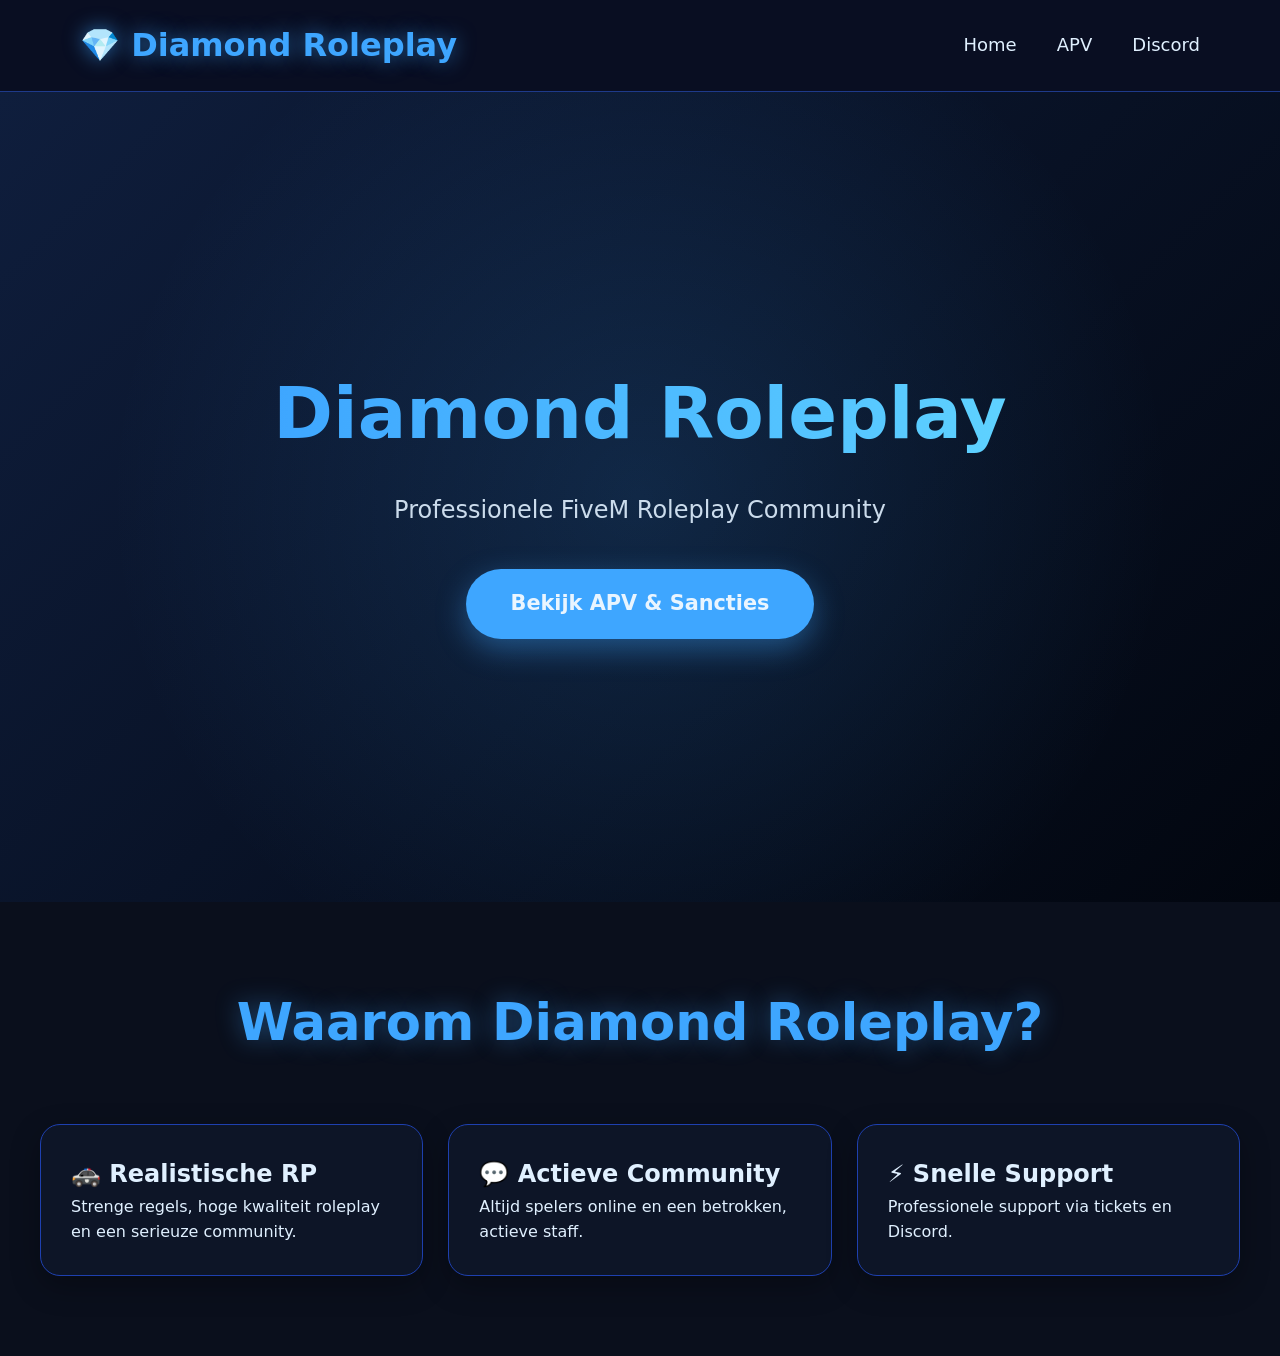
<file: index.html>
<!DOCTYPE html>
<html lang="nl">
<head>
    <meta charset="UTF-8">
    <meta name="viewport" content="width=device-width, initial-scale=1.0">
    <title>Diamond Roleplay</title>
    <link rel="stylesheet" href="style.css">
    <link rel="stylesheet" href="https://cdnjs.cloudflare.com/ajax/libs/font-awesome/6.6.0/css/all.min.css">
</head>
<body>
    <nav>
        <div class="logo">💎 Diamond Roleplay</div>
        <div class="links">
            <a href="index.html">Home</a>
            <a href="apv.html">APV</a>
            <a href="discord.html">Discord</a>
        </div>
    </nav>

    <header class="hero">
        <h1>Diamond Roleplay</h1>
        <p>Professionele FiveM Roleplay Community</p>
        <a href="apv.html" class="btn">Bekijk APV & Sancties</a>
    </header>

    <div class="container">
        <h1 class="title">Waarom Diamond Roleplay?</h1>
        <div class="cards">
            <div class="card">
                <h2>🚓 Realistische RP</h2>
                <p>Strenge regels, hoge kwaliteit roleplay en een serieuze community.</p>
            </div>
            <div class="card">
                <h2>💬 Actieve Community</h2>
                <p>Altijd spelers online en een betrokken, actieve staff.</p>
            </div>
            <div class="card">
                <h2>⚡ Snelle Support</h2>
                <p>Professionele support via tickets en Discord.</p>
            </div>
        </div>
    </div>

    <script src="script.js"></script>
</body>
</html>
</file>
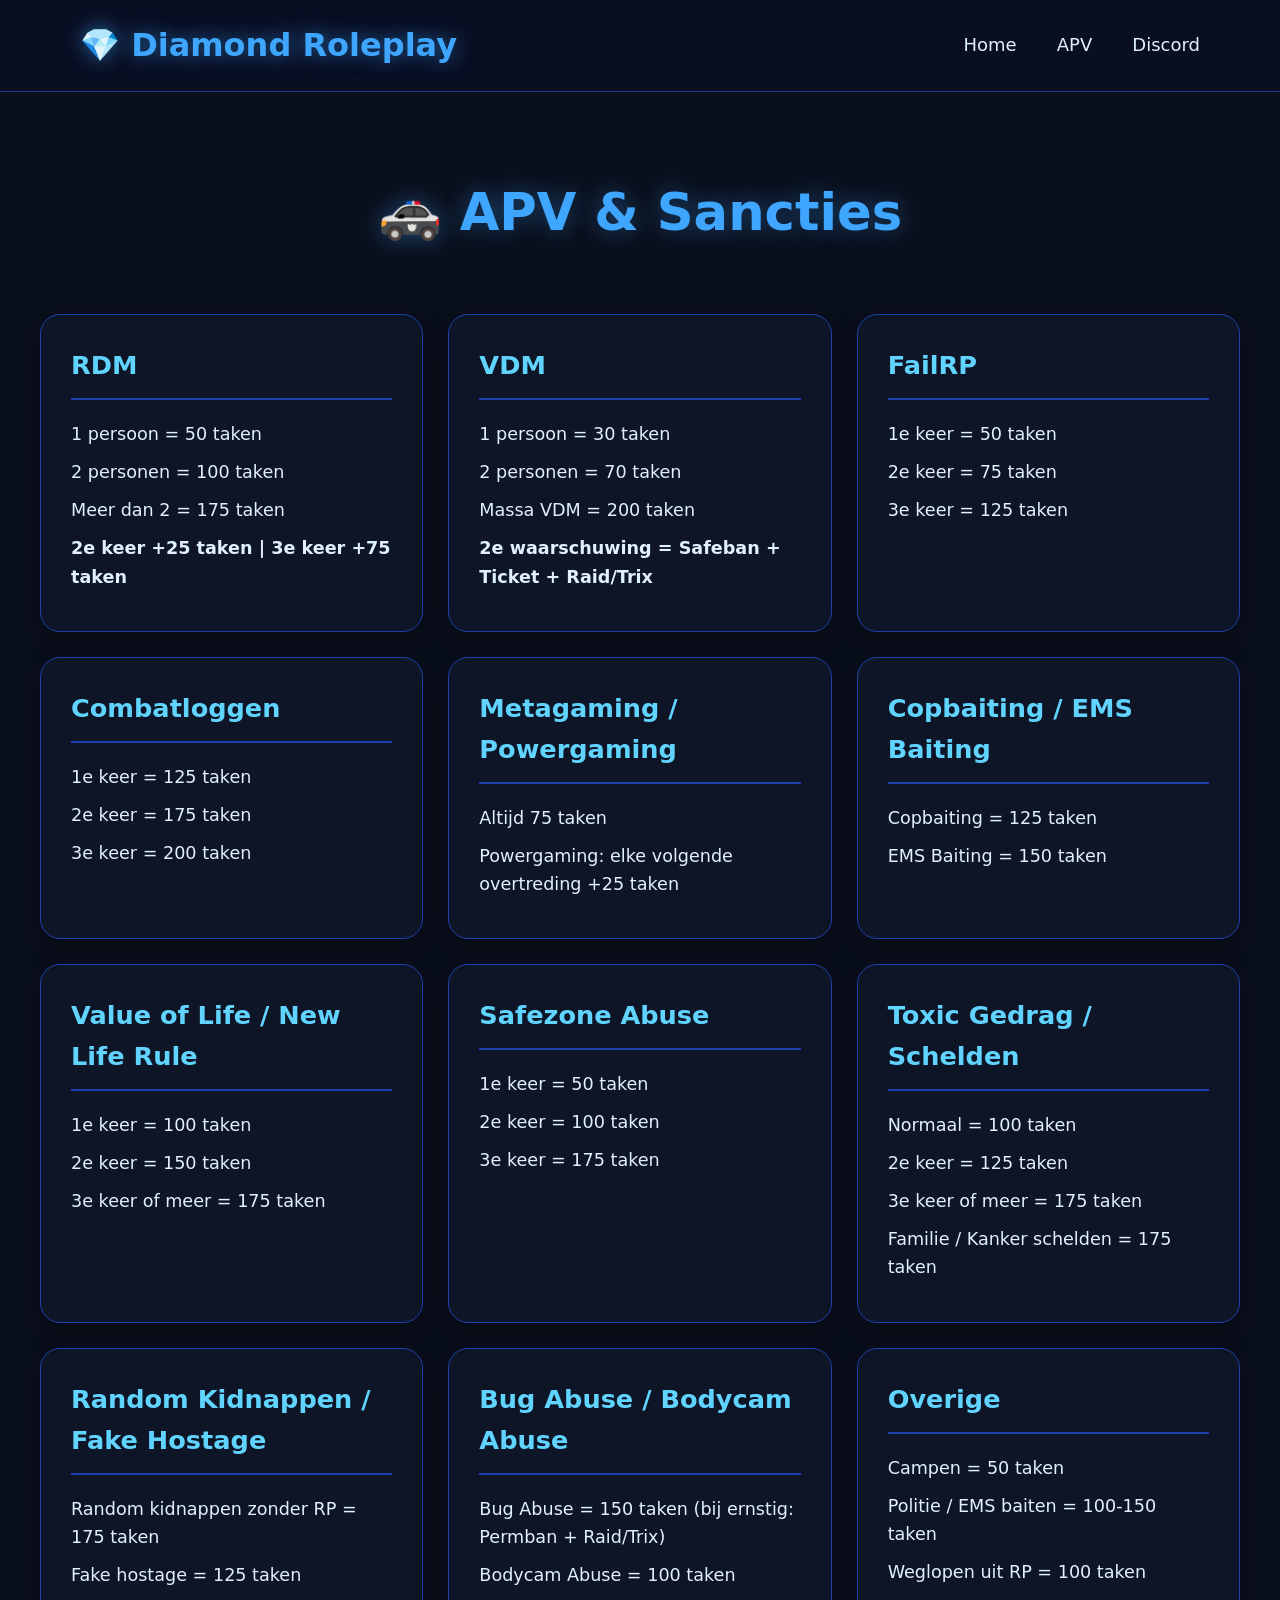
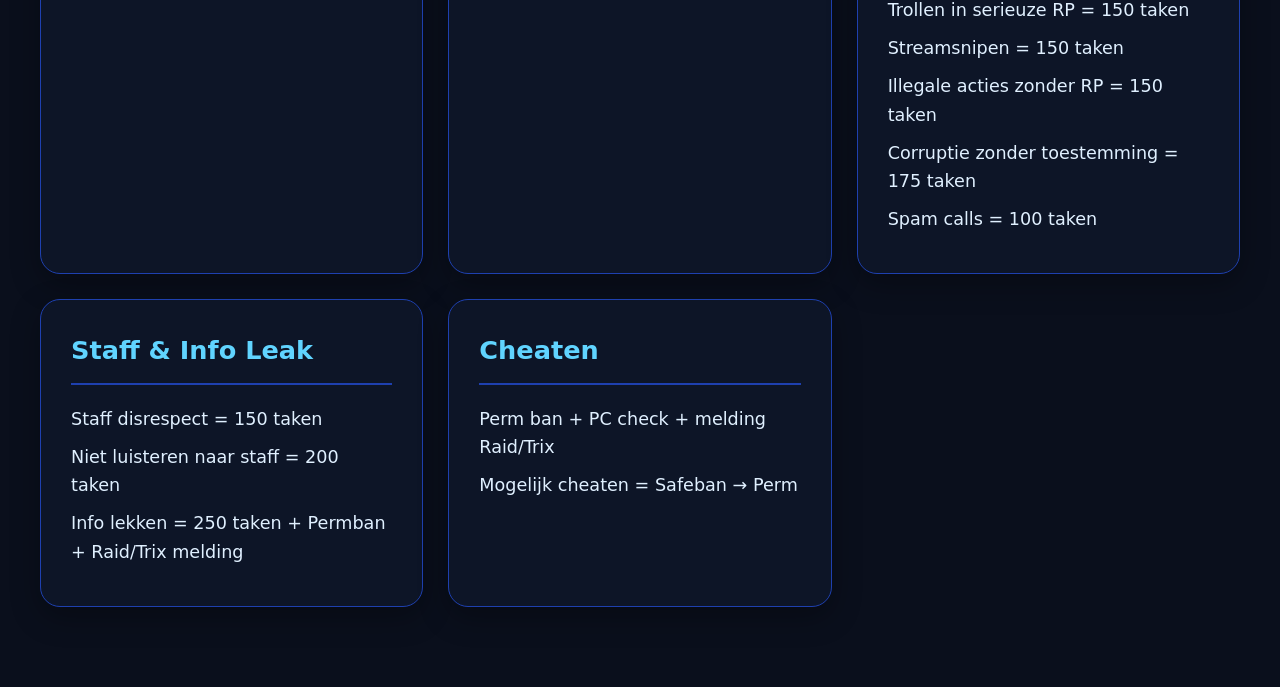
<file: apv.html>
<!DOCTYPE html>
<html lang="nl">
<head>
    <meta charset="UTF-8">
    <meta name="viewport" content="width=device-width, initial-scale=1.0">
    <title>Diamond Roleplay - APV</title>
    <link rel="stylesheet" href="style.css">
    <link rel="stylesheet" href="https://cdnjs.cloudflare.com/ajax/libs/font-awesome/6.6.0/css/all.min.css">
</head>
<body>
    <nav>
        <div class="logo">💎 Diamond Roleplay</div>
        <div class="links">
            <a href="index.html">Home</a>
            <a href="apv.html">APV</a>
            <a href="discord.html">Discord</a>
        </div>
    </nav>

    <div class="container">
        <h1 class="title">🚓 APV & Sancties</h1>
        
        <div class="rules-grid">
            <div class="rule-card">
                <h2>RDM</h2>
                <p>1 persoon = 50 taken</p>
                <p>2 personen = 100 taken</p>
                <p>Meer dan 2 = 175 taken</p>
                <p><strong>2e keer +25 taken | 3e keer +75 taken</strong></p>
            </div>

            <div class="rule-card">
                <h2>VDM</h2>
                <p>1 persoon = 30 taken</p>
                <p>2 personen = 70 taken</p>
                <p>Massa VDM = 200 taken</p>
                <p><strong>2e waarschuwing = Safeban + Ticket + Raid/Trix</strong></p>
            </div>

            <div class="rule-card">
                <h2>FailRP</h2>
                <p>1e keer = 50 taken</p>
                <p>2e keer = 75 taken</p>
                <p>3e keer = 125 taken</p>
            </div>

            <div class="rule-card">
                <h2>Combatloggen</h2>
                <p>1e keer = 125 taken</p>
                <p>2e keer = 175 taken</p>
                <p>3e keer = 200 taken</p>
            </div>

            <div class="rule-card">
                <h2>Metagaming / Powergaming</h2>
                <p>Altijd 75 taken</p>
                <p>Powergaming: elke volgende overtreding +25 taken</p>
            </div>

            <div class="rule-card">
                <h2>Copbaiting / EMS Baiting</h2>
                <p>Copbaiting = 125 taken</p>
                <p>EMS Baiting = 150 taken</p>
            </div>

            <div class="rule-card">
                <h2>Value of Life / New Life Rule</h2>
                <p>1e keer = 100 taken</p>
                <p>2e keer = 150 taken</p>
                <p>3e keer of meer = 175 taken</p>
            </div>

            <div class="rule-card">
                <h2>Safezone Abuse</h2>
                <p>1e keer = 50 taken</p>
                <p>2e keer = 100 taken</p>
                <p>3e keer = 175 taken</p>
            </div>

            <div class="rule-card">
                <h2>Toxic Gedrag / Schelden</h2>
                <p>Normaal = 100 taken</p>
                <p>2e keer = 125 taken</p>
                <p>3e keer of meer = 175 taken</p>
                <p>Familie / Kanker schelden = 175 taken</p>
            </div>

            <div class="rule-card">
                <h2>Random Kidnappen / Fake Hostage</h2>
                <p>Random kidnappen zonder RP = 175 taken</p>
                <p>Fake hostage = 125 taken</p>
            </div>

            <div class="rule-card">
                <h2>Bug Abuse / Bodycam Abuse</h2>
                <p>Bug Abuse = 150 taken (bij ernstig: Permban + Raid/Trix)</p>
                <p>Bodycam Abuse = 100 taken</p>
            </div>

            <div class="rule-card">
                <h2>Overige</h2>
                <p>Campen = 50 taken</p>
                <p>Politie / EMS baiten = 100-150 taken</p>
                <p>Weglopen uit RP = 100 taken</p>
                <p>Trollen in serieuze RP = 150 taken</p>
                <p>Streamsnipen = 150 taken</p>
                <p>Illegale acties zonder RP = 150 taken</p>
                <p>Corruptie zonder toestemming = 175 taken</p>
                <p>Spam calls = 100 taken</p>
            </div>

            <div class="rule-card">
                <h2>Staff & Info Leak</h2>
                <p>Staff disrespect = 150 taken</p>
                <p>Niet luisteren naar staff = 200 taken</p>
                <p>Info lekken = 250 taken + Permban + Raid/Trix melding</p>
            </div>

            <div class="rule-card">
                <h2>Cheaten</h2>
                <p>Perm ban + PC check + melding Raid/Trix</p>
                <p>Mogelijk cheaten = Safeban → Perm</p>
            </div>
        </div>
    </div>

    <script src="script.js"></script>
</body>
</html>
</file>
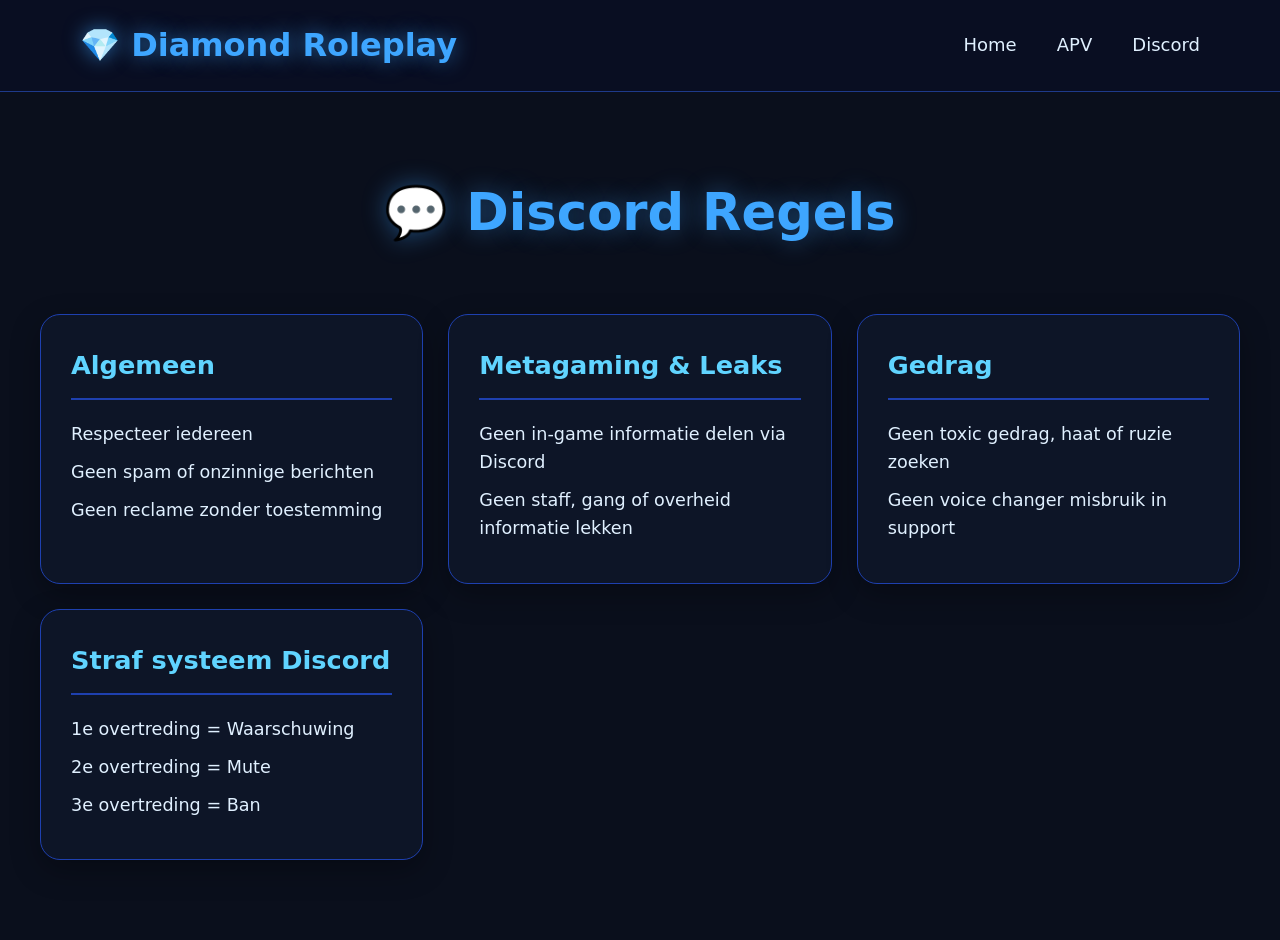
<file: discord.html>
<!DOCTYPE html>
<html lang="nl">
<head>
    <meta charset="UTF-8">
    <meta name="viewport" content="width=device-width, initial-scale=1.0">
    <title>Diamond Roleplay - Discord</title>
    <link rel="stylesheet" href="style.css">
</head>
<body>
    <nav>
        <div class="logo">💎 Diamond Roleplay</div>
        <div class="links">
            <a href="index.html">Home</a>
            <a href="apv.html">APV</a>
            <a href="discord.html">Discord</a>
        </div>
    </nav>

    <div class="container">
        <h1 class="title">💬 Discord Regels</h1>
        
        <div class="rules-grid">
            <div class="rule-card">
                <h2>Algemeen</h2>
                <p>Respecteer iedereen</p>
                <p>Geen spam of onzinnige berichten</p>
                <p>Geen reclame zonder toestemming</p>
            </div>
            <div class="rule-card">
                <h2>Metagaming & Leaks</h2>
                <p>Geen in-game informatie delen via Discord</p>
                <p>Geen staff, gang of overheid informatie lekken</p>
            </div>
            <div class="rule-card">
                <h2>Gedrag</h2>
                <p>Geen toxic gedrag, haat of ruzie zoeken</p>
                <p>Geen voice changer misbruik in support</p>
            </div>
            <div class="rule-card">
                <h2>Straf systeem Discord</h2>
                <p>1e overtreding = Waarschuwing</p>
                <p>2e overtreding = Mute</p>
                <p>3e overtreding = Ban</p>
            </div>
        </div>
    </div>

    <script src="script.js"></script>
</body>
</html>
</file>
<file: style.css>
* {
    margin: 0;
    padding: 0;
    box-sizing: border-box;
}

body {
    background: #0a0f1c;
    color: #e0f0ff;
    font-family: 'Inter', system-ui, sans-serif;
    line-height: 1.6;
}

nav {
    display: flex;
    justify-content: space-between;
    align-items: center;
    padding: 20px 80px;
    background: rgba(10, 15, 35, 0.95);
    backdrop-filter: blur(12px);
    position: sticky;
    top: 0;
    z-index: 100;
    border-bottom: 1px solid #1e3a8a;
}

.logo {
    font-size: 32px;
    font-weight: 800;
    color: #3ea6ff;
    text-shadow: 0 0 20px rgba(62, 166, 255, 0.6);
    display: flex;
    align-items: center;
    gap: 10px;
}

.links a {
    color: #e0f0ff;
    text-decoration: none;
    margin-left: 35px;
    font-size: 18px;
    font-weight: 500;
    transition: all 0.3s;
}

.links a:hover {
    color: #3ea6ff;
    text-shadow: 0 0 10px rgba(62, 166, 255, 0.5);
}

/* Hero */
.hero {
    height: 90vh;
    display: flex;
    flex-direction: column;
    justify-content: center;
    align-items: center;
    text-align: center;
    background: linear-gradient(135deg, #0f1e3d, #02060f);
    position: relative;
    overflow: hidden;
}

.hero::before {
    content: '';
    position: absolute;
    top: 0;
    left: 0;
    width: 100%;
    height: 100%;
    background: radial-gradient(circle at center, rgba(62, 166, 255, 0.15), transparent 70%);
}

.hero h1 {
    font-size: 4.5rem;
    margin-bottom: 20px;
    background: linear-gradient(90deg, #3ea6ff, #60d4ff);
    -webkit-background-clip: text;
    -webkit-text-fill-color: transparent;
}

.hero p {
    font-size: 1.5rem;
    max-width: 700px;
    opacity: 0.9;
    margin-bottom: 40px;
}

.btn {
    background: #3ea6ff;
    color: white;
    padding: 18px 45px;
    border-radius: 50px;
    text-decoration: none;
    font-size: 1.3rem;
    font-weight: 600;
    transition: all 0.4s;
    box-shadow: 0 10px 30px rgba(62, 166, 255, 0.4);
}

.btn:hover {
    transform: translateY(-5px) scale(1.05);
    box-shadow: 0 15px 40px rgba(62, 166, 255, 0.6);
}

/* Container */
.container {
    max-width: 1300px;
    margin: 0 auto;
    padding: 80px 40px;
}

/* Titles */
.title {
    font-size: 3.2rem;
    text-align: center;
    margin-bottom: 60px;
    color: #3ea6ff;
    text-shadow: 0 0 25px rgba(62, 166, 255, 0.4);
}

/* Cards & Rules */
.cards, .rules-grid {
    display: grid;
    grid-template-columns: repeat(auto-fit, minmax(380px, 1fr));
    gap: 25px;
}

.card, .rule-card {
    background: rgba(15, 23, 42, 0.85);
    border: 1px solid #1e40af;
    border-radius: 20px;
    padding: 30px;
    transition: all 0.4s ease;
    box-shadow: 0 10px 30px rgba(0, 0, 0, 0.3);
}

.card:hover, .rule-card:hover {
    transform: translateY(-12px);
    border-color: #3ea6ff;
    box-shadow: 0 20px 40px rgba(62, 166, 255, 0.25);
}

.rule-card h2 {
    color: #60d4ff;
    margin-bottom: 20px;
    font-size: 1.6rem;
    border-bottom: 2px solid #1e40af;
    padding-bottom: 12px;
}

.rule-card p {
    margin-bottom: 10px;
    font-size: 1.1rem;
}
</file>
